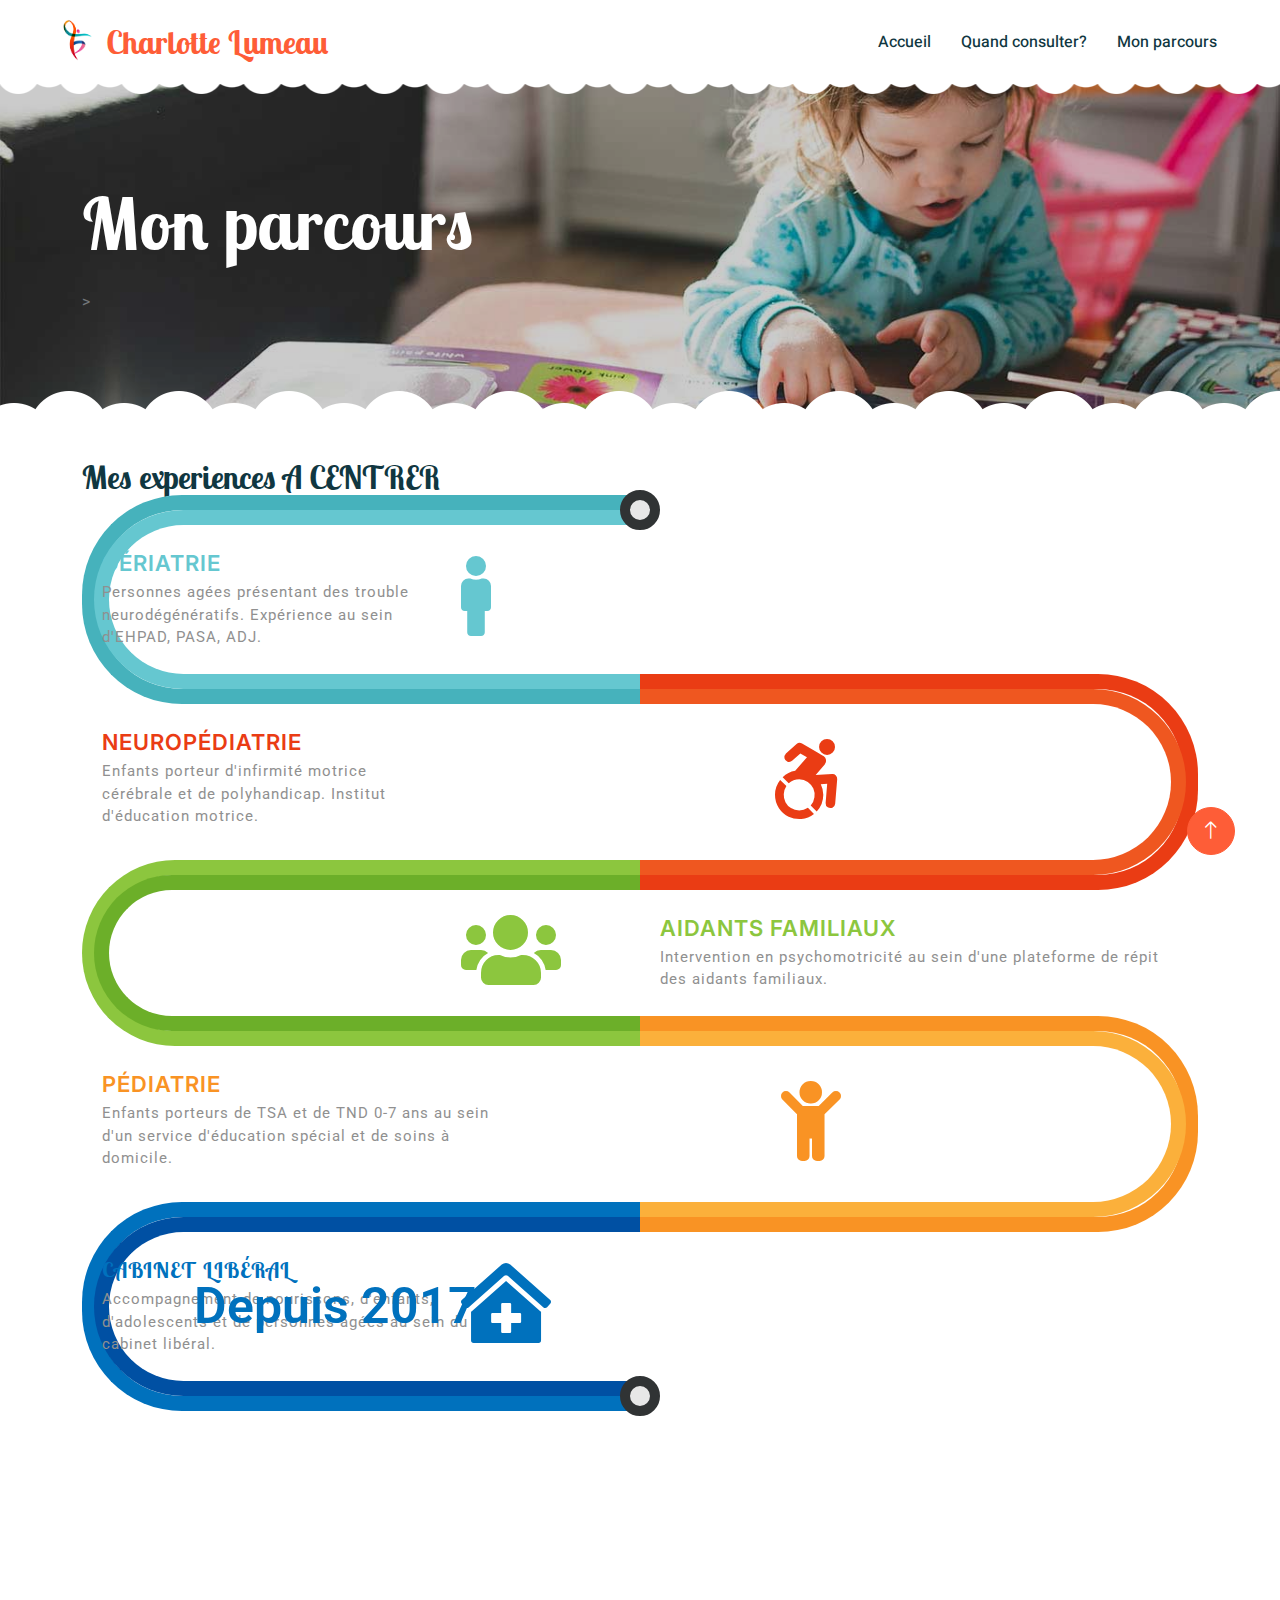
<file: parcours.html>
<!DOCTYPE html>
<html lang="en">

<head>
    <meta charset="utf-8">
    <title>Kider - Preschool Website Template</title>
    <meta content="width=device-width, initial-scale=1.0" name="viewport">
    <meta content="" name="keywords">
    <meta content="" name="description">

    <!-- Favicon -->
    <link href="img/favicon.ico" rel="icon">

    <!-- Google Web Fonts -->
    <link rel="preconnect" href="https://fonts.googleapis.com">
    <link rel="preconnect" href="https://fonts.gstatic.com" crossorigin>
    <link href="https://fonts.googleapis.com/css2?family=Heebo:wght@400;500;600&family=Inter:wght@600&family=Lobster+Two:wght@700&display=swap" rel="stylesheet">
    <link href='//fonts.googleapis.com/css?family=Roboto:200,400,600' rel='stylesheet' type='text/css'>
    
    <!-- Icon Font Stylesheet -->
    <link href="https://cdnjs.cloudflare.com/ajax/libs/font-awesome/5.10.0/css/all.min.css" rel="stylesheet">
    <link href="https://cdn.jsdelivr.net/npm/bootstrap-icons@1.4.1/font/bootstrap-icons.css" rel="stylesheet">

    <!-- Libraries Stylesheet -->
    <link href="lib/animate/animate.min.css" rel="stylesheet">
    <link href="lib/owlcarousel/assets/owl.carousel.min.css" rel="stylesheet">

    <!-- Customized Bootstrap Stylesheet -->
    <link href="css/bootstrap.min.css" rel="stylesheet">

    <!-- Template Stylesheet -->
    <link href="css/style.css" rel="stylesheet">
    <link href="css/timeline.css" rel="stylesheet">
</head>

<body>
    <div class="container-xxl bg-white p-0">
        <!-- Spinner Start -->
        <div id="spinner" class="show bg-white position-fixed translate-middle w-100 vh-100 top-50 start-50 d-flex align-items-center justify-content-center">
            <div class="spinner-border text-primary" style="width: 3rem; height: 3rem;" role="status">
                <span class="sr-only">Loading...</span>
            </div>
        </div>
        <!-- Spinner End -->


        <!-- Navbar Start -->
        <nav class="navbar navbar-expand-lg bg-white navbar-light sticky-top px-4 px-lg-5 py-lg-0">
            <img src="./img/Logo.png" class="logo">
            <a href="index.html" class="navbar-brand">
                <h2 class="m-0 text-primary">Charlotte Lumeau</h2>
            </a>
            <button type="button" class="navbar-toggler" data-bs-toggle="collapse" data-bs-target="#navbarCollapse">
                <span class="navbar-toggler-icon"></span>
            </button>
            <div class="collapse navbar-collapse" id="navbarCollapse">
                <div class="navbar-nav ms-auto">
                    <a href="./index.html" class="nav-item nav-link d-flex justify-content-end">Accueil</a>
                    <a href="./about.html" class="nav-item nav-link d-flex justify-content-end">Quand consulter?</a>
                    <a href="./parcours.html" class="nav-item nav-link d-flex justify-content-end">Mon parcours</a>
                </div>
            </div>
        </nav>
        <!-- Navbar End -->


        <!-- Page Header End -->
        <div class="container-xxl py-5 page-header position-relative mb-5">
            <div class="container py-5">
                <h1 class="display-2 text-white animated slideInDown mb-4">Mon parcours</h1>>
            </div>
        </div>
        <!-- Page Header End -->

        <!--Timeline Start-->
        <div class="container">
            <div class="row">
                <h2>Mes experiences A CENTRER</h2> <!--A REMONTER EN HAUT DE PAGE-->
                <div class="col-md-12">
                    <div class="main-timeline">
                        <div class="timeline">
                            <a href="#" class="timeline-content">
                                <span class="timeline-year"></span>
                                <div class="timeline-icon">
                                    <i class="fas fa-male"></i>
                                </div>
                                <div class="content">
                                    <h5 class="title">Gériatrie</h5>
                                    <p class="description">
                                        Personnes agées présentant des trouble neurodégénératifs. Expérience au sein d'EHPAD, PASA, ADJ.
                                    </p>
                                </div>
                            </a>
                        </div>
                        <div class="timeline">
                            <a href="#" class="timeline-content">
                                <span class="timeline-year"></span>
                                <div class="timeline-icon">
                                    <i class="fab fa-accessible-icon"></i>
                                </div>
                                <div class="content">
                                    <h5 class="title">Neuropédiatrie</h5>
                                    <p class="description">
                                        Enfants porteur d'infirmité motrice cérébrale et de polyhandicap. Institut d'éducation motrice.
                                    </p>
                                </div>
                            </a>
                        </div>
                        <div class="timeline">
                            <a href="#" class="timeline-content d-flex align-items-center justify-content-between flex-row-reverse">
                                <span class="timeline-year"></span>
                                <div class="timeline-icon">
                                    <i class="fa fa-users"></i>
                                </div>
                                <div class="content">
                                    <h5 class="title">Aidants familiaux</h5>
                                    <p class="description">
                                        Intervention en psychomotricité au sein d'une plateforme de répit des aidants familiaux.
                                    </p>
                                </div>
                            </a>
                        </div>
                        <div class="timeline">
                            <a href="#" class="timeline-content">
                                <span class="timeline-year"></span>
                                <div class="timeline-icon">
                                    <i class="fas fa-child"></i>
                                </div>
                                <div class="content">
                                    <h5 class="title">Pédiatrie</h5>
                                    <p class="description">
                                        Enfants porteurs de TSA et de TND 0-7 ans au sein d'un service d'éducation spécial et de soins à domicile.
                                    </p>
                                </div>
                            </a>
                        </div>
                        <div class="timeline">
                            <a href="#" class="timeline-content">
                                <span class="timeline-year">Depuis 2017</span>
                                <div class="timeline-icon">
                                    <i class="fas fa-clinic-medical"></i>
                                </div>
                                <div class="content">
                                    <h3 class="title">Cabinet libéral</h3>
                                    <p class="description">
                                        Accompagnement de nourissons, d'enfants, d'adolescents et de personnes agées au sein du cabinet libéral.
                                    </p>
                                </div>
                            </a>
                        </div>
                    </div>
                </div>
            </div>
        </div>
        <!--Timeline End-->

        <!-- Parcours Start -->
        <div class="container-xxl py-5"> <!--A baisser EN bas DE PAGE-->
            <div class="container">
                <div class="row g-4">
                    <div class="col-lg-4 col-md-6 wow fadeInUp" data-wow-delay="0.1s">
                        <div class="classes-item">
                            <div class="bg-light rounded p-4 pt-5 mt-n5 custom">
                                <a class="d-block text-center h5 mt-3 mb-4" href="">Diplôme d'état en psychomotricité</a>
                                <div class="d-flex align-items-center justify-content-between mb-4">
                                    <div class="d-flex align-items-center flex-column m-auto">
                                        <p class="fw-bold">ISRP Paris</p>
                                        <p>Promotion 2014</p>
                                    </div>
                                </div>
                            </div>
                        </div>
                    </div>
                    <div class="col-lg-4 col-md-6 wow fadeInUp" data-wow-delay="0.1s">
                        <div class="classes-item">
                            <div class="bg-light rounded p-4 pt-5 mt-n5 custom">
                                <a class="d-block text-center h5 mt-3 mb-4" href="">Approche Snoezelen</a>
                                <div class="d-flex align-items-center justify-content-between mb-4">
                                    <div class="d-flex align-items-center flex-column m-auto">
                                        <p class="fw-bold">Pétrarque l'empreinte sensorielle - 2015</p>
                                        <p class="mb-4 text-center fst-italic">Outil de stimulation sensorielle centré autour de la construction d'une sécurité psycho-corporelle.</p>
                                    </div>
                                </div>
                            </div>
                        </div>
                    </div>
                    <div class="col-lg-4 col-md-6 wow fadeInUp" data-wow-delay="0.1s">
                        <div class="classes-item">
                            <div class="bg-light rounded p-4 pt-5 mt-n5 custom">
                                <a class="d-block text-center h5 mt-3 mb-4" href="">Observation sensori-motrice selon André Bullinger</a>
                                <div class="d-flex align-items-center justify-content-between mb-4">
                                    <div class="d-flex align-items-center flex-column m-auto">
                                        <p class="fw-bold">ABSM - 2017</p>
                                        <p class="text-center fst-italic">Observer et comprendre la dynamique développementale de l'enfant à travers sa gestion des stimulations sensori-motrices environnementales.</p>
                                    </div>
                                </div>
                            </div>
                        </div>
                    </div>
                    <div class="col-lg-4 col-md-6 wow fadeInUp" data-wow-delay="0.1s">
                        <div class="classes-item">
                            <div class="bg-light rounded p-4 pt-5 mt-n5 custom">
                                <a class="d-block text-center h5 mt-3 mb-4" href="">Hatha yoga comme médiation thérapeutique</a>
                                <div class="d-flex align-items-center justify-content-between mb-4">
                                    <div class="d-flex align-items-center flex-column m-auto">
                                        <p class="fw-bold">Institut de motricité cérébrale de Paris - 2019</p>
                                        <p class="text-center fst-italic">Utilisation du Hatha yoga adapté aux enfants à besoins spécifiques.</p>
                                    </div>
                                </div>
                            </div>
                        </div>
                    </div>
                    <div class="col-lg-4 col-md-6 wow fadeInUp" data-wow-delay="0.1s">
                        <div class="classes-item">
                            <div class="bg-light rounded p-4 pt-5 mt-n5 custom">
                                <a class="d-block text-center h5 mt-3 mb-4" href="">Sophrologie Ludique</a>
                                <div class="d-flex align-items-center justify-content-between mb-4">
                                    <div class="d-flex align-items-center flex-column m-auto">
                                        <p class="fw-bold">ARTEC Formation - 2019</p>
                                        <p class="text-center fst-italic">Outils de sophrologie ludique adaptés aux enfants.</p>
                                    </div>
                                </div>
                            </div>
                        </div>
                    </div>
                    <div class="col-lg-4 col-md-6 wow fadeInUp" data-wow-delay="0.1s">
                        <div class="classes-item">
                            <div class="bg-light rounded p-4 pt-5 mt-n5 custom">
                                <a class="d-block text-center h5 mt-3 mb-4" href="">Certificat de Massage bien Naître</a>
                                <div class="d-flex align-items-center justify-content-between mb-4">
                                    <div class="d-flex align-items-center flex-column m-auto">
                                        <p class="fw-bold">Graine de massage - 2020</p>
                                        <p class="text-center fst-italic">Protocole ludique de massage bébé favorisant la conscience corporelle, le développement moteur, l'apaisement et l'endormissement.</p>
                                    </div>
                                </div>
                            </div>
                        </div>
                    </div>
                    <div class="col-lg-4 col-md-6 wow fadeInUp" data-wow-delay="0.1s">
                        <div class="classes-item">
                            <div class="bg-light rounded p-4 pt-5 mt-n5 custom">
                                <a class="d-block text-center h5 mt-3 mb-4" href="">Certificat de Yoga Bébé</a>
                                <div class="d-flex align-items-center justify-content-between mb-4">
                                    <div class="d-flex align-items-center flex-column m-auto">
                                        <p class="fw-bold">Graine de massage - 2020</p>
                                        <p class="text-center fst-italic">Protocole ludique de postures de yoga parent-bébé favorisant le développement moteur et l'éveil psychomoteur.</p>
                                    </div>
                                </div>
                            </div>
                        </div>
                    </div>
                    <div class="col-lg-4 col-md-6 wow fadeInUp" data-wow-delay="0.1s">
                        <div class="classes-item">
                            <div class="bg-light rounded p-4 pt-5 mt-n5 custom">
                                <a class="d-block text-center h5 mt-3 mb-4" href="">Pratique des Niveaux d'évolution motrice</a>
                                <div class="d-flex align-items-center justify-content-between mb-4">
                                    <div class="d-flex align-items-center flex-column m-auto">
                                        <p class="fw-bold"></p>
                                        <p class="text-center fst-italic">Base de l'éducation motrice,  de la rééducation et du maniement des sujets cérébrolésés.</p>
                                    </div>
                                </div>
                            </div>
                        </div>
                    </div>
                    <div class="col-lg-4 col-md-6 wow fadeInUp" data-wow-delay="0.1s">
                        <div class="classes-item">
                            <div class="bg-light rounded p-4 pt-5 mt-n5 custom">
                                <a class="d-block text-center h5 mt-3 mb-4" href="">Pratique du Makaton</a>
                                <div class="d-flex align-items-center justify-content-between mb-4">
                                    <div class="d-flex align-items-center flex-column m-auto">
                                        <p class="fw-bold"></p>
                                        <p class="text-center fst-italic">Programme d'aide et outil de communication auprès d'enfants atteints de dysphasie et/ou non verbaux.</p>
                                    </div>
                                </div>
                            </div>
                        </div>
                    </div>
                </div>
            </div>
        </div>
        <!-- Parcours End -->

        <!-- Footer Start -->
        <div class="container-fluid bg-dark text-white-50 footer pt-4 mt-4 wow fadeIn" data-wow-delay="0.1s">
            <div class="container py-5">
                <div class="row g-1">
                    <div class="col-lg-3 col-md-6">
                        <h3 class="text-white mb-4">Me contacter</h3>
                        <p class="mb-2"><i class="fa fa-map-marker-alt me-3"></i>Villa medica<br/>16 boulevard Gambetta<br/>13160 Chateaurenard </p>
                        <p class="mb-2"><i class="fa fa-phone-alt me-3"></i>07 65 74 20 78</p>
                        <p class="mb-2"><i class="fa fa-envelope me-3"></i>contact@psychomotrice-villamedica.fr</p>
                    </div>
                    <div class="col-lg-3 col-md-6">
                        <h3 class="text-white mb-4">Liens utiles</h3>
                        <a class="btn btn-link text-white-50" href="">Mentions légales</a>
                        <a class="btn btn-link text-white-50" href="">Contact</a>
                        <a class="btn btn-link text-white-50" href="">Politique de confidentialité</a>
                    </div>
                </div>
            </div>
        </div>
        <!-- Footer End -->

        <!-- Back to Top -->
        <a href="#" class="btn btn-lg btn-primary btn-lg-square back-to-top"><i class="bi bi-arrow-up"></i></a>
    </div>

    <!-- JavaScript Libraries -->
    <script src="https://code.jquery.com/jquery-3.4.1.min.js"></script>
    <script src="https://cdn.jsdelivr.net/npm/bootstrap@5.0.0/dist/js/bootstrap.bundle.min.js"></script>
    <script src="lib/wow/wow.min.js"></script>
    <script src="lib/easing/easing.min.js"></script>
    <script src="lib/waypoints/waypoints.min.js"></script>
    <script src="lib/owlcarousel/owl.carousel.min.js"></script>

    <!-- Template Javascript -->
    <script src="js/main.js"></script>
</body>

</html>
</file>
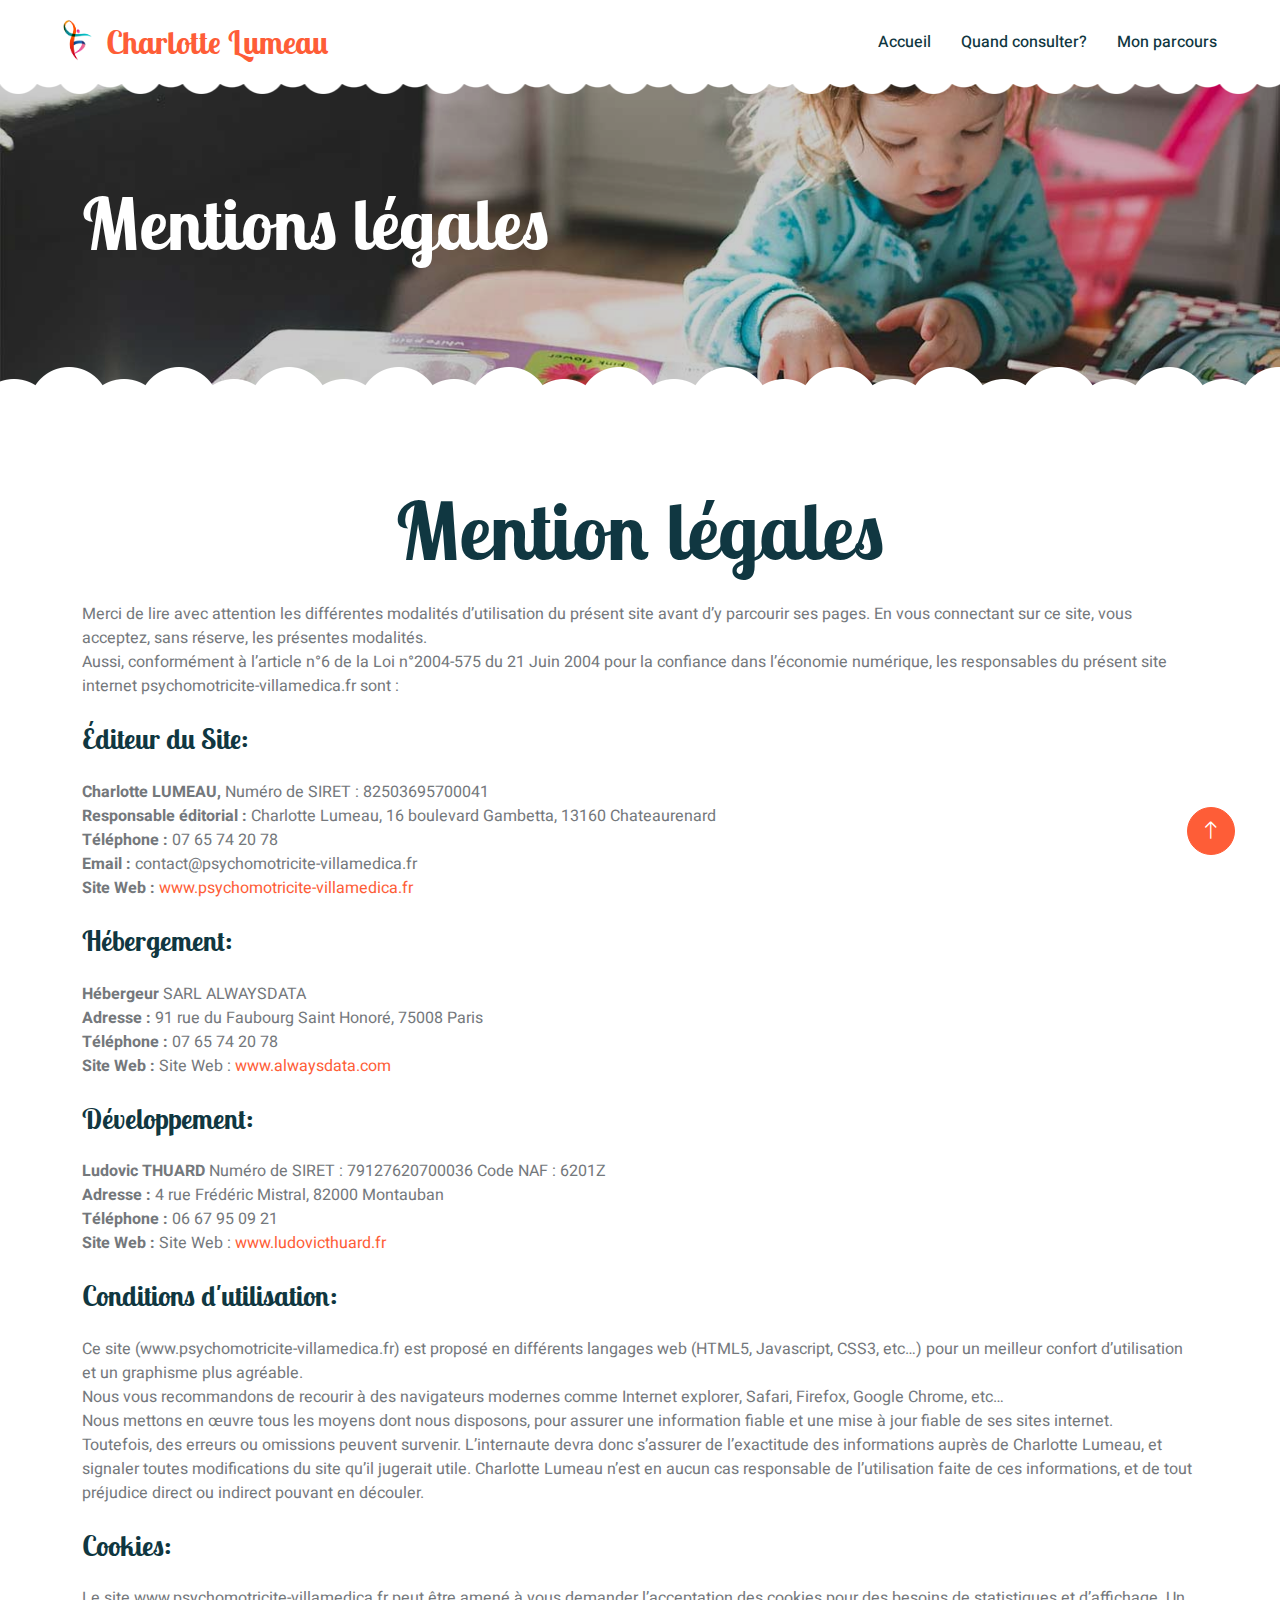
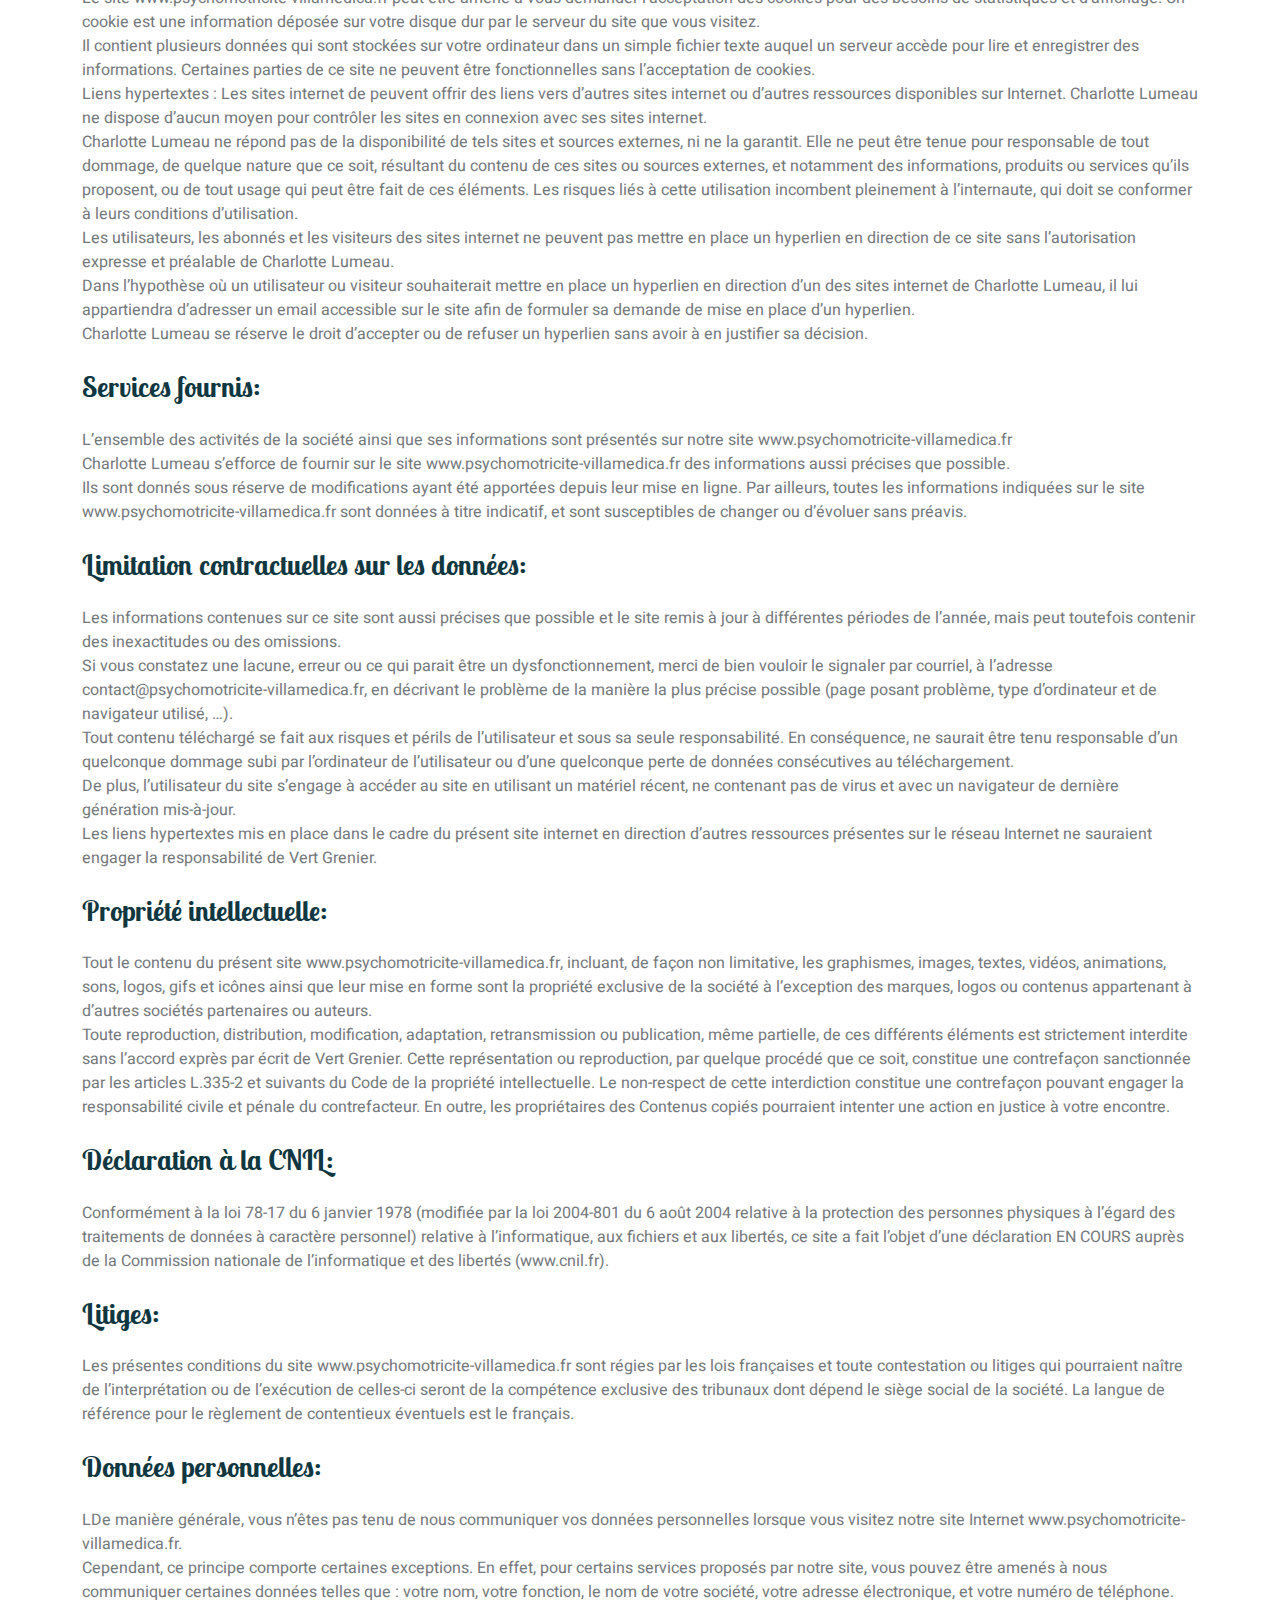
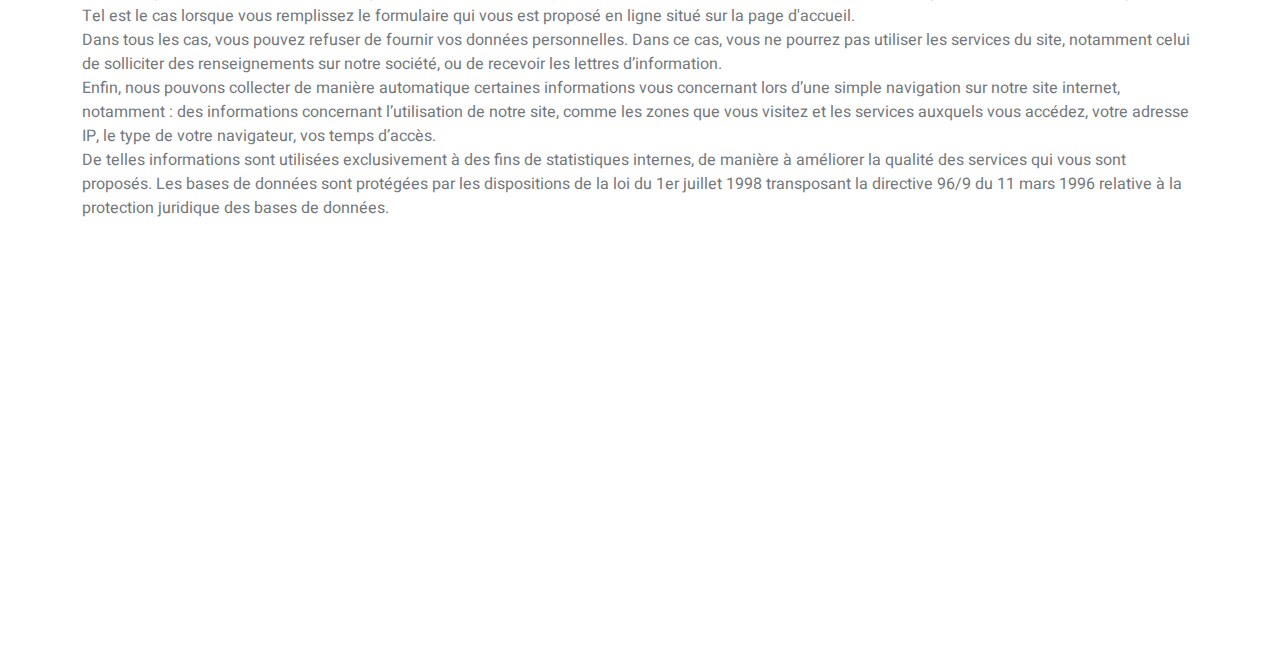
<file: pages/legal.html>
<!DOCTYPE html>
<html lang="fr">

<head>
    <meta charset="utf-8">
    <title>Charlotte Lumeau - Mentions légales</title>
    <meta content="width=device-width, initial-scale=1.0" name="viewport">

    <!-- Favicon -->
    <link href="../img/favicon.ico" rel="icon">

    <!-- Google Web Fonts -->
    <link rel="preconnect" href="https://fonts.googleapis.com">
    <link rel="preconnect" href="https://fonts.gstatic.com" crossorigin>
    <link href="https://fonts.googleapis.com/css2?family=Heebo:wght@400;500;600&family=Inter:wght@600&family=Lobster+Two:wght@700&display=swap" rel="stylesheet">
    
    <!-- Icon Font Stylesheet -->
    <link href="https://cdnjs.cloudflare.com/ajax/libs/font-awesome/5.10.0/css/all.min.css" rel="stylesheet">
    <link href="https://cdn.jsdelivr.net/npm/bootstrap-icons@1.4.1/font/bootstrap-icons.css" rel="stylesheet">

    <!-- Libraries Stylesheet -->
    <link href="../lib/animate/animate.min.css" rel="stylesheet">
    <link href="../lib/owlcarousel/assets/owl.carousel.min.css" rel="stylesheet">

    <!-- Customized Bootstrap Stylesheet -->
    <link href="../css/bootstrap.min.css" rel="stylesheet">

    <!-- Template Stylesheet -->
    <link href="../css/style.css" rel="stylesheet">
</head>

<body>
    <div class="container-xxl bg-white p-0">
        <!-- Spinner Start -->
        <div id="spinner" class="show bg-white position-fixed translate-middle w-100 vh-100 top-50 start-50 d-flex align-items-center justify-content-center">
            <div class="spinner-border text-primary" style="width: 3rem; height: 3rem;" role="status">
                <span class="sr-only">Loading...</span>
            </div>
        </div>
        <!-- Spinner End -->


        <!-- Navbar Start -->
        <nav class="navbar navbar-expand-lg bg-white navbar-light sticky-top px-4 px-lg-5 py-lg-0">
            <img src="../img/Logo.png" class="logo" alt="logo">
            <a href="../index.html" class="navbar-brand">
                <h2 class="m-0 text-primary">Charlotte Lumeau</h2>
            </a>
            <button type="button" class="navbar-toggler" data-bs-toggle="collapse" data-bs-target="#navbarCollapse">
                <span class="navbar-toggler-icon"></span>
            </button>
            <div class="collapse navbar-collapse" id="navbarCollapse">
                <div class="navbar-nav ms-auto">
                    <a href="../index.html" class="nav-item nav-link d-flex justify-content-end">Accueil</a>
                    <a href="../pages/about.html" class="nav-item nav-link d-flex justify-content-end">Quand consulter?</a>
                    <a href="../pages/parcours.html" class="nav-item nav-link d-flex justify-content-end">Mon parcours</a>
                </div>
            </div>
        </nav>
        <!-- Navbar End -->


        <!-- Page Header End -->
        <div class="container-xxl py-5 page-header position-relative mb-5">
            <div class="container py-5">
                <h1 class="display-2 text-white animated slideInDown mb-4">Mentions légales</h1>
            </div>
        </div>
        <!-- Page Header End -->


        <!-- Legal Start -->
        <div class="container-xxl py-5 wow fadeInUp" data-wow-delay="0.1s">
            <div class="container">
                <div class="row justify-content-center">
                    <div class="col-lg-6 w-100">
                        <h2 class="display-1 mb-4 text-center">Mention légales</h2>
                        <p class="mb-4">Merci de lire avec attention les différentes modalités d’utilisation du présent site avant d’y parcourir ses pages. En vous connectant sur ce site, vous acceptez, sans réserve, les présentes modalités.
                            <br/>Aussi, conformément à l’article n°6 de la Loi n°2004-575 du 21 Juin 2004 pour la confiance dans l’économie numérique, les responsables du présent site internet psychomotricite-villamedica.fr sont :</p>
                    </div>
                </div>
                <div class="row">
                    <h3 class="mb-4">Éditeur du Site:</h3>
                    <p class="mb-4"><strong>Charlotte LUMEAU,</strong> Numéro de SIRET : 82503695700041
                        <br/><strong>Responsable éditorial :</strong> Charlotte Lumeau, 16 boulevard Gambetta, 13160 Chateaurenard
                        <br/><strong>Téléphone :</strong> 07 65 74 20 78
                        <br/><strong>Email :</strong> contact@psychomotricite-villamedica.fr
                        <br/><strong>Site Web :</strong><a href="https://psychomotricite-villamedica.fr/"> www.psychomotricite-villamedica.fr</a>
                    </p>
                </div>
                <div class="row">
                    <h3 class="mb-4">Hébergement:</h3>
                    <p class="mb-4"><strong>Hébergeur</strong> SARL ALWAYSDATA
                        <br/><strong>Adresse :</strong> 91 rue du Faubourg Saint Honoré, 75008 Paris
                        <br/><strong>Téléphone :</strong> 07 65 74 20 78
                        <br/><strong>Site Web :</strong> Site Web :<a href="https://www.alwaysdata.com/fr/"> www.alwaysdata.com</a>
                    </p>
                </div>
                <div class="row">
                    <h3 class="mb-4">Développement:</h3>
                    <p class="mb-4"><strong>Ludovic THUARD</strong> Numéro de SIRET : 79127620700036 Code NAF : 6201Z
                        <br/><strong>Adresse :</strong> 4 rue Frédéric Mistral, 82000 Montauban
                        <br/><strong>Téléphone :</strong> 06 67 95 09 21
                        <br/><strong>Site Web :</strong> Site Web :<a href="https://ludovicthuard.fr/"> www.ludovicthuard.fr</a>
                    </p>
                </div>
                <div class="row">
                    <h3 class="mb-4">Conditions d'utilisation:</h3>
                    <p class="mb-4">Ce site (www.psychomotricite-villamedica.fr) est proposé en différents langages web (HTML5, Javascript, CSS3, etc…) pour un meilleur confort d’utilisation et un graphisme plus agréable.
                        <br/>Nous vous recommandons de recourir à des navigateurs modernes comme Internet explorer, Safari, Firefox, Google Chrome, etc…
                        <br/>Nous mettons en œuvre tous les moyens dont nous disposons, pour assurer une information fiable et une mise à jour fiable de ses sites internet.
                        <br/>Toutefois, des erreurs ou omissions peuvent survenir. L’internaute devra donc s’assurer de l’exactitude des informations auprès de Charlotte Lumeau, et signaler toutes modifications du site qu’il jugerait utile. Charlotte Lumeau n’est en aucun cas responsable de l’utilisation faite de ces informations, et de tout préjudice direct ou indirect pouvant en découler.
                    </p>
                </div>
                <div class="row">
                    <h3 class="mb-4">Cookies:</h3>
                    <p class="mb-4">Le site www.psychomotricite-villamedica.fr peut être amené à vous demander l’acceptation des cookies pour des besoins de statistiques et d’affichage. Un cookie est une information déposée sur votre disque dur par le serveur du site que vous visitez.
                        <br/>Il contient plusieurs données qui sont stockées sur votre ordinateur dans un simple fichier texte auquel un serveur accède pour lire et enregistrer des informations. Certaines parties de ce site ne peuvent être fonctionnelles sans l’acceptation de cookies.
                        <br/>Liens hypertextes : Les sites internet de peuvent offrir des liens vers d’autres sites internet ou d’autres ressources disponibles sur Internet. Charlotte Lumeau ne dispose d’aucun moyen pour contrôler les sites en connexion avec ses sites internet.
                        <br/>Charlotte Lumeau ne répond pas de la disponibilité de tels sites et sources externes, ni ne la garantit. Elle ne peut être tenue pour responsable de tout dommage, de quelque nature que ce soit, résultant du contenu de ces sites ou sources externes, et notamment des informations, produits ou services qu’ils proposent, ou de tout usage qui peut être fait de ces éléments. Les risques liés à cette utilisation incombent pleinement à l’internaute, qui doit se conformer à leurs conditions d’utilisation.
                        <br/>Les utilisateurs, les abonnés et les visiteurs des sites internet ne peuvent pas mettre en place un hyperlien en direction de ce site sans l’autorisation expresse et préalable de Charlotte Lumeau.
                        <br/>Dans l’hypothèse où un utilisateur ou visiteur souhaiterait mettre en place un hyperlien en direction d’un des sites internet de Charlotte Lumeau, il lui appartiendra d’adresser un email accessible sur le site afin de formuler sa demande de mise en place d’un hyperlien.
                        <br/>Charlotte Lumeau se réserve le droit d’accepter ou de refuser un hyperlien sans avoir à en justifier sa décision.
                    </p>
                </div>
                <div class="row">
                    <h3 class="mb-4">Services fournis:</h3>
                    <p class="mb-4">L’ensemble des activités de la société ainsi que ses informations sont présentés sur notre site www.psychomotricite-villamedica.fr
                        <br/>Charlotte Lumeau s’efforce de fournir sur le site www.psychomotricite-villamedica.fr des informations aussi précises que possible.
                        <br/>Ils sont donnés sous réserve de modifications ayant été apportées depuis leur mise en ligne. Par ailleurs, toutes les informations indiquées sur le site www.psychomotricite-villamedica.fr sont données à titre indicatif, et sont susceptibles de changer ou d’évoluer sans préavis.                        
                    </p>
                </div>
                <div class="row">
                    <h3 class="mb-4">Limitation contractuelles sur les données:</h3>
                    <p class="mb-4">Les informations contenues sur ce site sont aussi précises que possible et le site remis à jour à différentes périodes de l’année, mais peut toutefois contenir des inexactitudes ou des omissions.
                        <br/>Si vous constatez une lacune, erreur ou ce qui parait être un dysfonctionnement, merci de bien vouloir le signaler par courriel, à l’adresse contact@psychomotricite-villamedica.fr, en décrivant le problème de la manière la plus précise possible (page posant problème, type d’ordinateur et de navigateur utilisé, …).
                        <br/>Tout contenu téléchargé se fait aux risques et périls de l’utilisateur et sous sa seule responsabilité. En conséquence, ne saurait être tenu responsable d’un quelconque dommage subi par l’ordinateur de l’utilisateur ou d’une quelconque perte de données consécutives au téléchargement.
                        <br/>De plus, l’utilisateur du site s’engage à accéder au site en utilisant un matériel récent, ne contenant pas de virus et avec un navigateur de dernière génération mis-à-jour.
                        <br/>Les liens hypertextes mis en place dans le cadre du présent site internet en direction d’autres ressources présentes sur le réseau Internet ne sauraient engager la responsabilité de Vert Grenier.
                    </p>
                </div>
                <div class="row">
                    <h3 class="mb-4">Propriété intellectuelle:</h3>
                    <p class="mb-4">Tout le contenu du présent site www.psychomotricite-villamedica.fr, incluant, de façon non limitative, les graphismes, images, textes, vidéos, animations, sons, logos, gifs et icônes ainsi que leur mise en forme sont la propriété exclusive de la société à l’exception des marques, logos ou contenus appartenant à d’autres sociétés partenaires ou auteurs.
                        <br/>Toute reproduction, distribution, modification, adaptation, retransmission ou publication, même partielle, de ces différents éléments est strictement interdite sans l’accord exprès par écrit de Vert Grenier. Cette représentation ou reproduction, par quelque procédé que ce soit, constitue une contrefaçon sanctionnée par les articles L.335-2 et suivants du Code de la propriété intellectuelle. Le non-respect de cette interdiction constitue une contrefaçon pouvant engager la responsabilité civile et pénale du contrefacteur. En outre, les propriétaires des Contenus copiés pourraient intenter une action en justice à votre encontre.                        
                    </p>
                </div>
                <div class="row">
                    <h3 class="mb-4">Déclaration à la CNIL:</h3>
                    <p class="mb-4">Conformément à la loi 78-17 du 6 janvier 1978 (modifiée par la loi 2004-801 du 6 août 2004 relative à la protection des personnes physiques à l’égard des traitements de données à caractère personnel) relative à l’informatique, aux fichiers et aux libertés, ce site a fait l’objet d’une déclaration EN COURS auprès de la Commission nationale de l’informatique et des libertés (www.cnil.fr).</p>
                </div>
                <div class="row">
                    <h3 class="mb-4">Litiges:</h3>
                    <p class="mb-4">Les présentes conditions du site www.psychomotricite-villamedica.fr sont régies par les lois françaises et toute contestation ou litiges qui pourraient naître de l’interprétation ou de l’exécution de celles-ci seront de la compétence exclusive des tribunaux dont dépend le siège social de la société. La langue de référence pour le règlement de contentieux éventuels est le français.</p>
                </div>
                <div class="row">
                    <h3 class="mb-4">Données personnelles:</h3>
                    <p class="mb-4">LDe manière générale, vous n’êtes pas tenu de nous communiquer vos données personnelles lorsque vous visitez notre site Internet www.psychomotricite-villamedica.fr.
                        <br/>Cependant, ce principe comporte certaines exceptions. En effet, pour certains services proposés par notre site, vous pouvez être amenés à nous communiquer certaines données telles que : votre nom, votre fonction, le nom de votre société, votre adresse électronique, et votre numéro de téléphone. Tel est le cas lorsque vous remplissez le formulaire qui vous est proposé en ligne situé sur la page d'accueil.
                        <br/>Dans tous les cas, vous pouvez refuser de fournir vos données personnelles. Dans ce cas, vous ne pourrez pas utiliser les services du site, notamment celui de solliciter des renseignements sur notre société, ou de recevoir les lettres d’information.
                        <br/>Enfin, nous pouvons collecter de manière automatique certaines informations vous concernant lors d’une simple navigation sur notre site internet, notamment : des informations concernant l’utilisation de notre site, comme les zones que vous visitez et les services auxquels vous accédez, votre adresse IP, le type de votre navigateur, vos temps d’accès.
                        <br/>De telles informations sont utilisées exclusivement à des fins de statistiques internes, de manière à améliorer la qualité des services qui vous sont proposés. Les bases de données sont protégées par les dispositions de la loi du 1er juillet 1998 transposant la directive 96/9 du 11 mars 1996 relative à la protection juridique des bases de données.
                    </p>
                </div>
            </div>
        </div>
        <!-- Legal End -->


        <!-- Footer Start -->
        <div class="container-fluid bg-dark text-white-50 footer pt-4 mt-4 wow fadeIn" data-wow-delay="0.1s">
            <div class="container py-5">
                <div class="row g-1">
                    <div class="col-lg-3 col-md-6">
                        <h3 class="text-white mb-4">Me contacter</h3>
                        <p class="mb-2"><i class="fa fa-map-marker-alt me-3"></i>Villa medica<br/>16 boulevard Gambetta<br/>13160 Chateaurenard </p>
                        <p class="mb-2"><i class="fa fa-phone-alt me-3"></i>07 65 74 20 78</p>
                        <p class="mb-2"><i class="fa fa-envelope me-3"></i>contact@psychomotrice-villamedica.fr</p>
                    </div>
                    <div class="col-lg-3 col-md-6">
                        <h3 class="text-white mb-4">Liens utiles</h3>
                        <a class="btn btn-link text-white-50" href="./pages/legal.html">Mentions légales</a>
                        <a class="btn btn-link text-white-50" href="./pages/contact.html">Contact</a>
                        <a class="btn btn-link text-white-50" href="./pages/confidential.html">Politique de confidentialité</a>
                    </div>
                </div>
            </div>
        </div>
        <!-- Footer End -->


        <!-- Back to Top -->
        <a href="#" class="btn btn-lg btn-primary btn-lg-square back-to-top"><i class="bi bi-arrow-up"></i></a>
    </div>

    <!-- JavaScript Libraries -->
    <script src="https://code.jquery.com/jquery-3.4.1.min.js"></script>
    <script src="https://cdn.jsdelivr.net/npm/bootstrap@5.0.0/dist/js/bootstrap.bundle.min.js"></script>
    <script src="../lib/wow/wow.min.js"></script>
    <script src="../lib/easing/easing.min.js"></script>
    <script src="../lib/waypoints/waypoints.min.js"></script>
    <script src="../lib/owlcarousel/owl.carousel.min.js"></script>

    <!-- Template Javascript -->
    <script src="../js/main.js"></script>
</body>

</html>
</file>
<file: css/style.css>
/********** Template CSS **********/
:root {
    --primary: #FE5D37;
    --light: #FFF5F3;
    --dark: #103741;
}

.back-to-top {
    position: fixed;
    display: none;
    right: 45px;
    bottom: 45px;
    z-index: 99;
}


/*** Spinner ***/
#spinner {
    opacity: 0;
    visibility: hidden;
    transition: opacity .5s ease-out, visibility 0s linear .5s;
    z-index: 99999;
}

#spinner.show {
    transition: opacity .5s ease-out, visibility 0s linear 0s;
    visibility: visible;
    opacity: 1;
}


/*** Button ***/
.btn {
    font-weight: 500;
    transition: .5s;
}

.btn.btn-primary {
    color: #FFFFFF;
}

.btn-square {
    width: 38px;
    height: 38px;
}

.btn-sm-square {
    width: 32px;
    height: 32px;
}

.btn-lg-square {
    width: 48px;
    height: 48px;
}

.btn-square,
.btn-sm-square,
.btn-lg-square {
    padding: 0;
    display: flex;
    align-items: center;
    justify-content: center;
    font-weight: normal;
    border-radius: 50px;
}


/*** Heading ***/
h1,
h2,
h3,
h4,
.h1,
.h2,
.h3,
.h4,
.display-1,
.display-2,
.display-3,
.display-4,
.display-5,
.display-6 {
    font-family: 'Lobster Two', cursive;
    font-weight: 700;
}

h5,
h6,
.h5,
.h6 {
    font-weight: 600;
}

.font-secondary {
    font-family: 'Lobster Two', cursive;
}


/*** Navbar ***/
.navbar .navbar-nav .nav-link {
    padding: 30px 15px;
    color: var(--dark);
    font-weight: 500;
    outline: none;
}

.navbar .navbar-nav .nav-link:hover,
.navbar .navbar-nav .nav-link.active {
    color: var(--primary);
}

.navbar.sticky-top {
    top: -100px;
    transition: .5s;
}

.navbar .dropdown-toggle::after {
    border: none;
    content: "\f107";
    font-family: "Font Awesome 5 Free";
    font-weight: 900;
    vertical-align: middle;
    margin-left: 5px;
    transition: .5s;
}

.navbar .dropdown-toggle[aria-expanded=true]::after {
    transform: rotate(-180deg);
}

@media (max-width: 991.98px) {
    .navbar .navbar-nav .nav-link  {
        margin-right: 0;
        padding: 10px 0;
    }

    .navbar .navbar-nav {
        margin-top: 15px;
        border-top: 1px solid #EEEEEE;
    }
}

@media (min-width: 992px) {
    .navbar .nav-item .dropdown-menu {
        display: block;
        top: calc(100% - 15px);
        margin-top: 0;
        opacity: 0;
        visibility: hidden;
        transition: .5s;
        
    }

    .navbar .nav-item:hover .dropdown-menu {
        top: 100%;
        visibility: visible;
        transition: .5s;
        opacity: 1;
    }
}


/*** Header ***/
.header-carousel::before,
.header-carousel::after,
.page-header::before,
.page-header::after {
    position: absolute;
    content: "";
    width: 100%;
    height: 10px;
    top: 0;
    left: 0;
    background: url(../img/bg-header-top.png) center center repeat-x;
    z-index: 1;
}

.header-carousel::after,
.page-header::after {
    height: 19px;
    top: auto;
    bottom: 0;
    background: url(../img/bg-header-bottom.png) center center repeat-x;
}

@media (max-width: 768px) {
    .header-carousel .owl-carousel-item {
        position: relative;
        min-height: 500px;
    }
    
    .header-carousel .owl-carousel-item img {
        position: absolute;
        width: 100%;
        height: 100%;
        object-fit: cover;
    }

    .header-carousel .owl-carousel-item p {
        font-size: 16px !important;
        font-weight: 400 !important;
    }

    .header-carousel .owl-carousel-item h1 {
        font-size: 30px;
        font-weight: 600;
    }
}

.header-carousel .owl-nav {
    position: absolute;
    top: 50%;
    right: 8%;
    transform: translateY(-50%);
    display: flex;
    flex-direction: column;
}

.header-carousel .owl-nav .owl-prev,
.header-carousel .owl-nav .owl-next {
    margin: 7px 0;
    width: 45px;
    height: 45px;
    display: flex;
    align-items: center;
    justify-content: center;
    color: #FFFFFF;
    background: transparent;
    border: 1px solid #FFFFFF;
    border-radius: 45px;
    font-size: 22px;
    transition: .5s;
}

.header-carousel .owl-nav .owl-prev:hover,
.header-carousel .owl-nav .owl-next:hover {
    background: var(--primary);
    border-color: var(--primary);
}

.page-header {
    background: linear-gradient(rgba(0, 0, 0, .2), rgba(0, 0, 0, .2)), url(../img/carousel-1.jpg) center center no-repeat;
    background-size: cover;
}

.breadcrumb-item + .breadcrumb-item::before {
    color: rgba(255, 255, 255, .5);
}


/*** Facility ***/
.facility-item .facility-icon {
    position: relative;
    margin: 0 auto;
    width: 100px;
    height: 100px;
    border-radius: 100px;
    display: flex;
    align-items: center;
    justify-content: center;
}

.facility-item .facility-icon::before {
    position: absolute;
    content: "";
    width: 100%;
    height: 100%;
    top: 0;
    left: 0;
    background: rgba(255, 255, 255, .9);
    transition: .5s;
    z-index: 1;
}

.facility-item .facility-icon span {
    position: absolute;
    content: "";
    width: 15px;
    height: 30px;
    top: 0;
    left: 0;
    border-radius: 50%;
}

.facility-item .facility-icon span:last-child {
    left: auto;
    right: 0;
}

.facility-item .facility-icon i {
    position: relative;
    z-index: 2;
}

.facility-item .facility-text {
    position: relative;
    min-height: 250px;
    padding: 30px;
    border-radius: 100%;
    display: flex;
    text-align: center;
    justify-content: center;
    flex-direction: column;
}

.facility-item .facility-text::before {
    position: absolute;
    content: "";
    width: 100%;
    height: 100%;
    top: 0;
    left: 0;
    background: rgba(255, 255, 255, .9);
    transition: .5s;
    z-index: 1;
}

.facility-item .facility-text * {
    position: relative;
    z-index: 2;
}

.facility-item:hover .facility-icon::before,
.facility-item:hover .facility-text::before {
    background: transparent;
}

.facility-item * {
    transition: .5s;
}

.facility-item:hover * {
    color: #FFFFFF !important;
}


/*** About ***/
.about-img img {
    transition: .5s;
}

.about-img img:hover {
    background: var(--primary) !important;
}


/*** Classes ***/
.classes-item {
    transition: .5s;
}

.classes-item:hover {
    margin-top: -10px;
}


/*** Team ***/
.team-item .team-text {
    position: absolute;
    width: 250px;
    height: 250px;
    bottom: 0;
    right: 0;
    display: flex;
    align-items: center;
    justify-content: center;
    flex-direction: column;
    background: #FFFFFF;
    border: 17px solid var(--light);
    border-radius: 250px;
    transition: .5s;
}

.team-item:hover .team-text {
    border-color: var(--primary);
}


/*** Testimonial ***/
.testimonial-carousel {
    padding-left: 1.5rem;
    padding-right: 1.5rem;
}

@media (min-width: 576px) {
    .testimonial-carousel {
        padding-left: 4rem;
        padding-right: 4rem;
    }
}

.testimonial-carousel .testimonial-item .border {
    border: 1px dashed rgba(0, 185, 142, .3) !important;
}

.testimonial-carousel .owl-nav {
    position: absolute;
    width: 100%;
    height: 45px;
    top: 50%;
    left: 0;
    transform: translateY(-50%);
    display: flex;
    justify-content: space-between;
    z-index: 1;
}

.testimonial-carousel .owl-nav .owl-prev,
.testimonial-carousel .owl-nav .owl-next {
    position: relative;
    width: 45px;
    height: 45px;
    display: flex;
    align-items: center;
    justify-content: center;
    color: #FFFFFF;
    background: var(--primary);
    border-radius: 45px;
    font-size: 20px;
    transition: .5s;
}

.testimonial-carousel .owl-nav .owl-prev:hover,
.testimonial-carousel .owl-nav .owl-next:hover {
    background: var(--dark);
}


/*** Footer ***/
.footer .btn.btn-social {
    margin-right: 5px;
    width: 45px;
    height: 45px;
    display: flex;
    align-items: center;
    justify-content: center;
    color: #FFFFFF;
    border: 1px solid rgba(255,255,255,0.5);
    border-radius: 45px;
    transition: .3s;
}

.footer .btn.btn-social:hover {
    border-color: var(--primary);
    background: var(--primary);
}

.footer .btn.btn-link {
    display: block;
    margin-bottom: 5px;
    padding: 0;
    text-align: left;
    font-size: 16px;
    font-weight: normal;
    text-transform: capitalize;
    transition: .3s;
}

.footer .btn.btn-link::before {
    position: relative;
    content: "\f105";
    font-family: "Font Awesome 5 Free";
    font-weight: 900;
    margin-right: 10px;
}

.footer .btn.btn-link:hover {
    color: var(--primary) !important;
    letter-spacing: 1px;
    box-shadow: none;
}

.footer .form-control {
    border-color: rgba(255,255,255,0.5);
}

.footer .copyright {
    padding: 25px 0;
    font-size: 15px;
    border-top: 1px solid rgba(256, 256, 256, .1);
}

.footer .copyright a {
    color: #FFFFFF;
}

.footer .footer-menu a {
    margin-right: 15px;
    padding-right: 15px;
    border-right: 1px solid rgba(255, 255, 255, .1);
}

.footer .copyright a:hover,
.footer .footer-menu a:hover {
    color: var(--primary) !important;
}

.footer .footer-menu a:last-child {
    margin-right: 0;
    padding-right: 0;
    border-right: none;
}

/** CUSTOM MODIFICATIONS **/
.custom{
    margin-bottom: 3rem;
    height: 20rem;
    width: 25rem;
}
.logo{
    width: 3.6rem;
}

@media screen and (max-width:479px) {
    .formations{
        padding: 0!important;
        
    }
    #map{
        padding-bottom:unset!important;
    }
}
</file>
<file: css/timeline.css>
.main-timeline {
    font-family: 'Roboto', sans-serif;
    padding: 20px 0;
    position: relative;
}

.main-timeline:before,
.main-timeline:after {
    content: '';
    height: 40px;
    width: 40px;
    background-color: #e7e7e7;
    border-radius: 50%;
    border: 10px solid #303334;
    transform: translateX(-50%);
    position: absolute;
    left: 50%;
    top: -15px;
    z-index: 2;
}

.main-timeline:after {
    top: auto;
    bottom: 15px;
}

.main-timeline .timeline {
    padding: 35px 0;
    margin-top: -30px;
    position: relative;
    z-index: 1;
}

.main-timeline .timeline:before,
.main-timeline .timeline:after {
    content: '';
    height: 100%;
    width: 50%;
    border-radius: 100px 0 0 100px;
    border: 15px solid #46B2BC;
    border-right: none;
    position: absolute;
    left: 0;
    top: 0;
    z-index: -1;
}

.main-timeline .timeline:after {
    height: calc(100% - 30px);
    width: calc(50% - 12px);
    border-color: #65C7D0;
    left: 12px;
    top: 15px;
}

.main-timeline .timeline-content {
    display: inline-block;
}

.main-timeline .timeline-content:hover {
    text-decoration: none;
}

.main-timeline .timeline-year {
    color: #65C7D0;
    font-size: 50px;
    font-weight: 600;
    display: inline-block;
    transform: translateY(-50%);
    position: absolute;
    top: 50%;
    left: 10%;
}

.main-timeline .timeline-icon {
    color: #65C7D0;
    font-size: 80px;
    display: inline-block;
    transform: translateY(-50%);
    position: absolute;
    left: 34%;
    top: 50%;
}

.main-timeline .content {
    color: #909090;
    width: 50%;
    padding: 20px;
    display: inline-block;
    /*float: right;*/
}

.main-timeline .title {
    color: #65C7D0;
    font-size: 22px;
    font-weight: 600;
    text-transform: uppercase;
    letter-spacing: 1px;
    margin: 0 0 5px 0;
}

.main-timeline .description {
    font-size: 15px;
    letter-spacing: 1px;
    margin: 0;
}

.main-timeline .timeline:nth-child(even):before {
    left: auto;
    right: 0;
    border-radius: 0 100px 100px 0;
    border: 15px solid red;
    border-left: none;
}

.main-timeline .timeline:nth-child(even):after {
    left: auto;
    right: 12px;
    border: 15px solid green;
    border-left: none;
    border-radius: 0 100px 100px 0;
}

.main-timeline .timeline:nth-child(even) .content {
    float: left;
}

.main-timeline .timeline:nth-child(even) .timeline-year {
    left: auto;
    right: 10%;
}

.main-timeline .timeline:nth-child(even) .timeline-icon {
    left: auto;
    right: 32%;
}

.main-timeline .timeline:nth-child(5n+2):before {
    border-color: #EA3C14;
}

.main-timeline .timeline:nth-child(5n+2):after {
    border-color: #EF5720;
}

.main-timeline .timeline:nth-child(5n+2) .timeline-icon {
    color: #EA3C14;
}

.main-timeline .timeline:nth-child(5n+2) .timeline-year {
    color: #EA3C14;
}

.main-timeline .timeline:nth-child(5n+2) .title {
    color: #EA3C14;
}

.main-timeline .timeline:nth-child(5n+3):before {
    border-color: #8CC63E;
}

.main-timeline .timeline:nth-child(5n+3):after {
    border-color: #6CAF29;
}

.main-timeline .timeline:nth-child(5n+3) .timeline-icon {
    color: #8CC63E;
}

.main-timeline .timeline:nth-child(5n+3) .timeline-year {
    color: #8CC63E;
}

.main-timeline .timeline:nth-child(5n+3) .title {
    color: #8CC63E;
}

.main-timeline .timeline:nth-child(5n+4):before {
    border-color: #F99324;
}

.main-timeline .timeline:nth-child(5n+4):after {
    border-color: #FBB03B;
}

.main-timeline .timeline:nth-child(5n+4) .timeline-icon {
    color: #F99324;
}

.main-timeline .timeline:nth-child(5n+4) .timeline-year {
    color: #F99324;
}

.main-timeline .timeline:nth-child(5n+4) .title {
    color: #F99324;
}

.main-timeline .timeline:nth-child(5n+5):before {
    border-color: #0071BD;
}

.main-timeline .timeline:nth-child(5n+5):after {
    border-color: #0050A3;
}

.main-timeline .timeline:nth-child(5n+5) .timeline-icon {
    color: #0071BD;
}

.main-timeline .timeline:nth-child(5n+5) .timeline-year {
    color: #0071BD;
}

.main-timeline .timeline:nth-child(5n+5) .title {
    color: #0071BD;
}

@media screen and (max-width:1200px) {
    .main-timeline .timeline:after {
        border-radius: 88px 0 0 88px;
    }

    .main-timeline .timeline:nth-child(even):after {
        border-radius: 0 88px 88px 0;
    }
}

@media screen and (max-width:767px) {
    .main-timeline .timeline {
        margin-top: -19px;
    }

    .main-timeline .timeline:before {
        border-radius: 50px 0 0 50px;
        border-width: 10px;
    }

    .main-timeline .timeline:after {
        height: calc(100% - 18px);
        width: calc(50% - 9px);
        border-radius: 43px 0 0 43px;
        border-width: 10px;
        top: 9px;
        left: 9px;
    }

    .main-timeline .timeline:nth-child(even):before {
        border-radius: 0 50px 50px 0;
        border-width: 10px;
    }

    .main-timeline .timeline:nth-child(even):after {
        height: calc(100% - 18px);
        width: calc(50% - 9px);
        border-radius: 0 43px 43px 0;
        border-width: 10px;
        top: 9px;
        right: 9px;
    }

    .main-timeline .timeline-icon {
        font-size: 60px;
    }

    .main-timeline .timeline-year {
        font-size: 40px;
    }
}

@media screen and (max-width:479px) {
    .main-timeline .timeline-icon {
        font-size: 50px;
        transform: translateY(0);
        top: 25%;
        left: 10%;
    }

    .main-timeline .timeline-year {
        font-size: 25px;
        transform: translateY(0);
        top: 65%;
        left: 9%;
    }

    .main-timeline .content {
        width: 68%;
        padding: 10px;
    }

    .main-timeline .title {
        font-size: 18px;
    }

    .main-timeline .timeline:nth-child(even) .timeline-icon {
        right: 10%;
    }

    .main-timeline .timeline:nth-child(even) .timeline-year {
        right: 9%;
    }
    .timeline-year{
        font-size: 1em!important;
    }
    .timeline-icon{
        margin-left: 1.3rem;
    }
    .liberal{
        margin-left: 5rem!important;
        text-align: end;
    }
}
</file>
